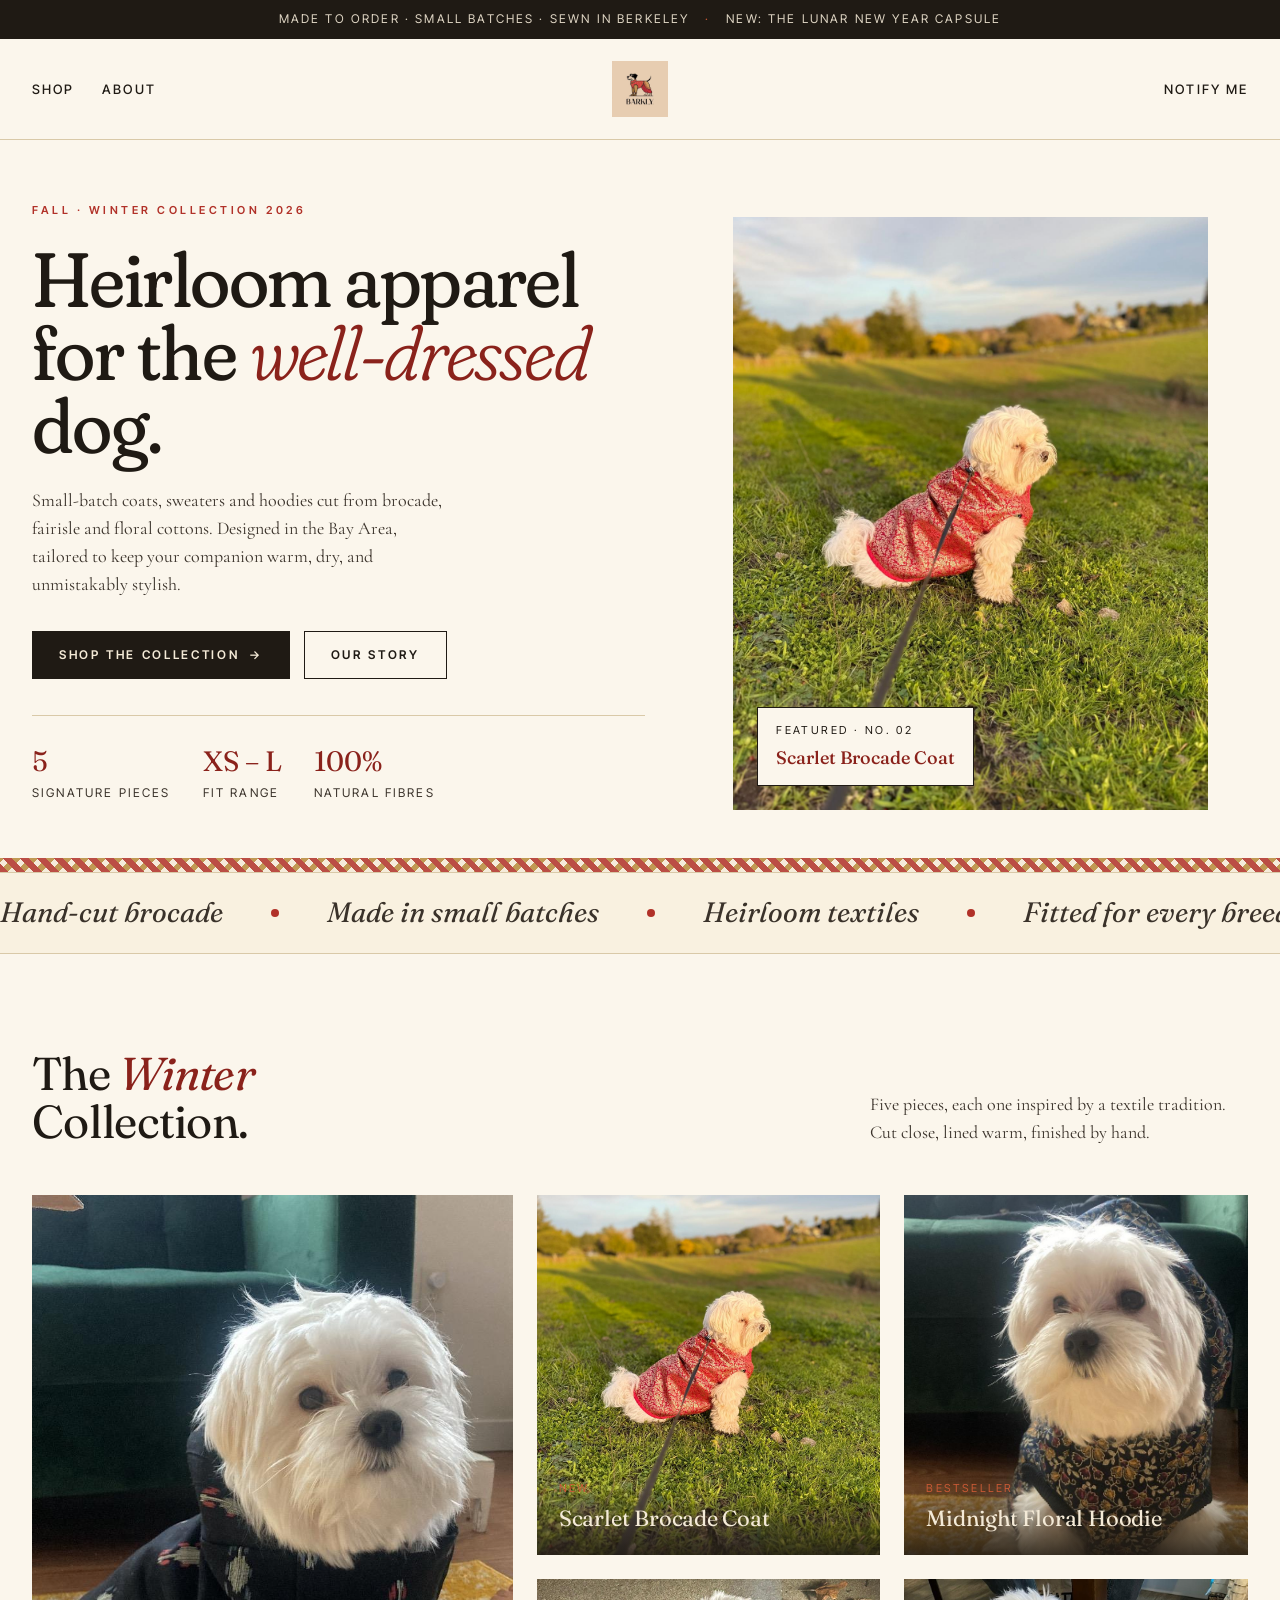
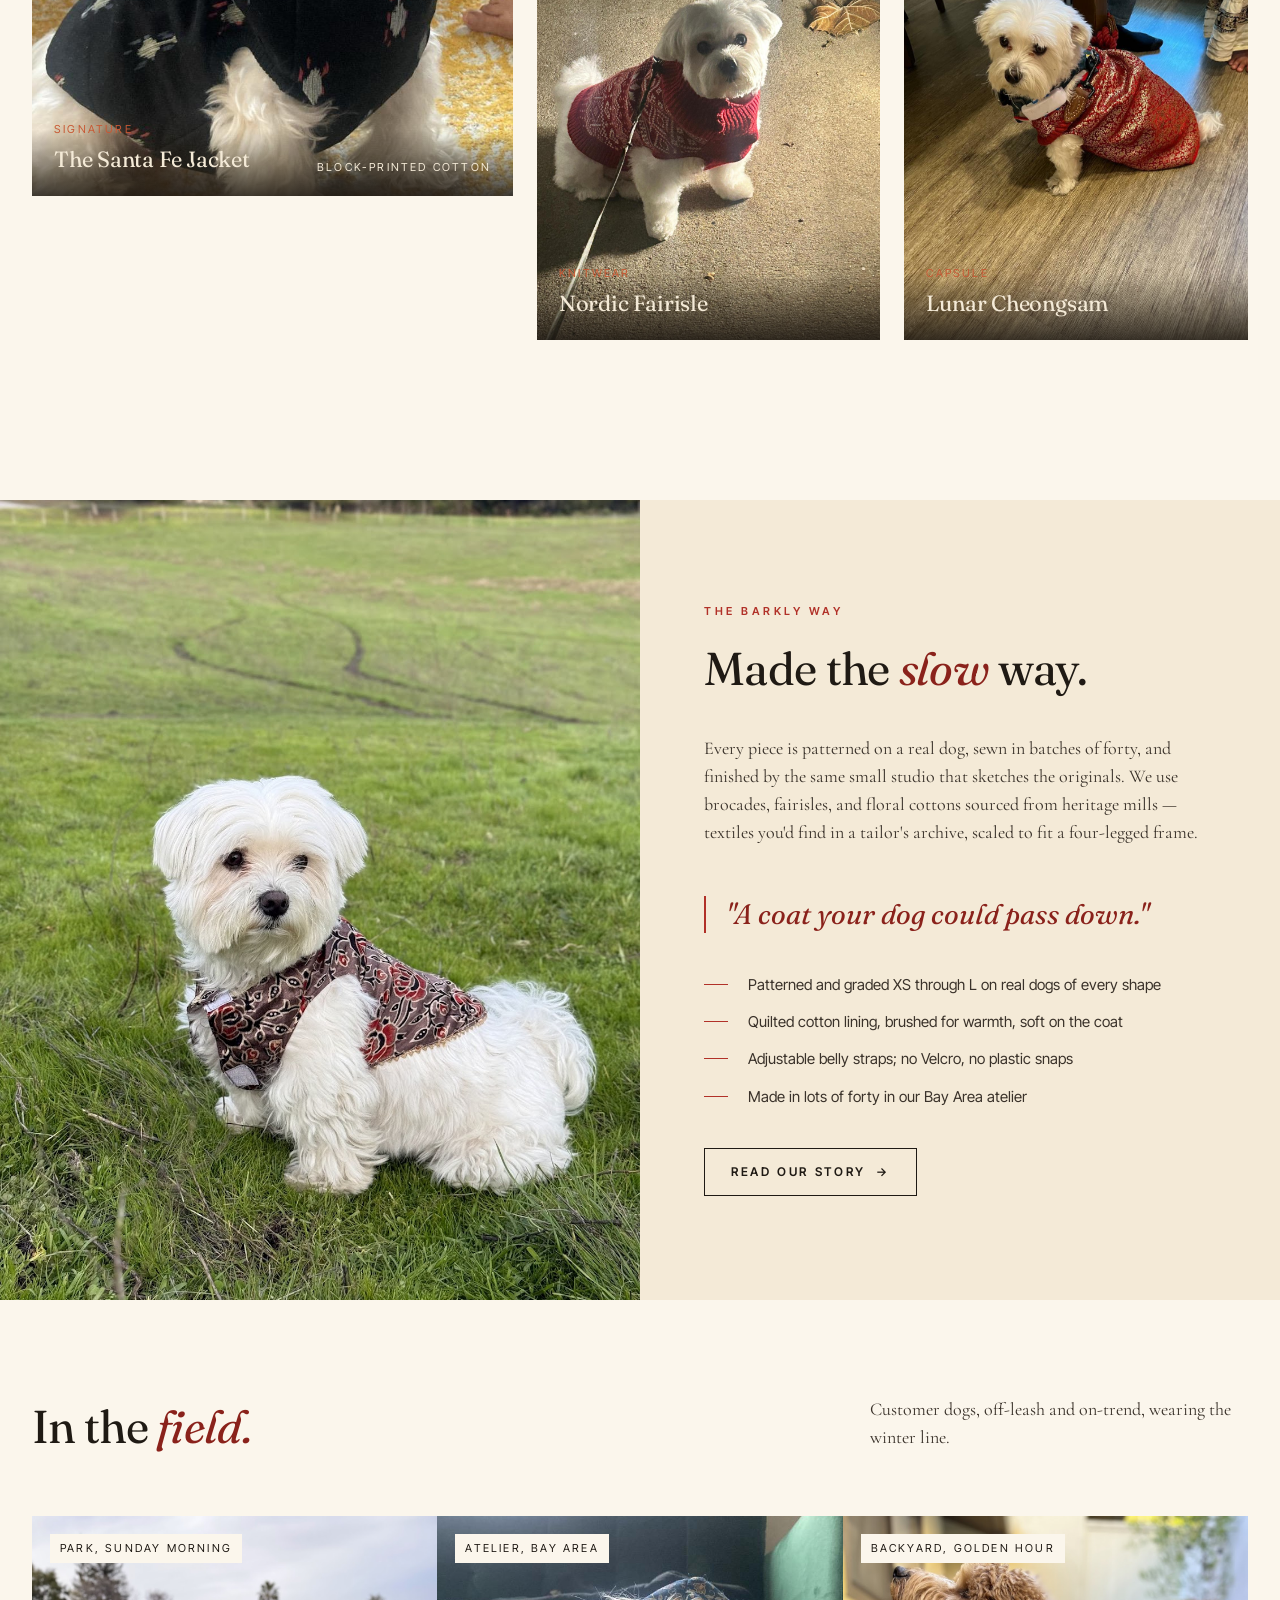
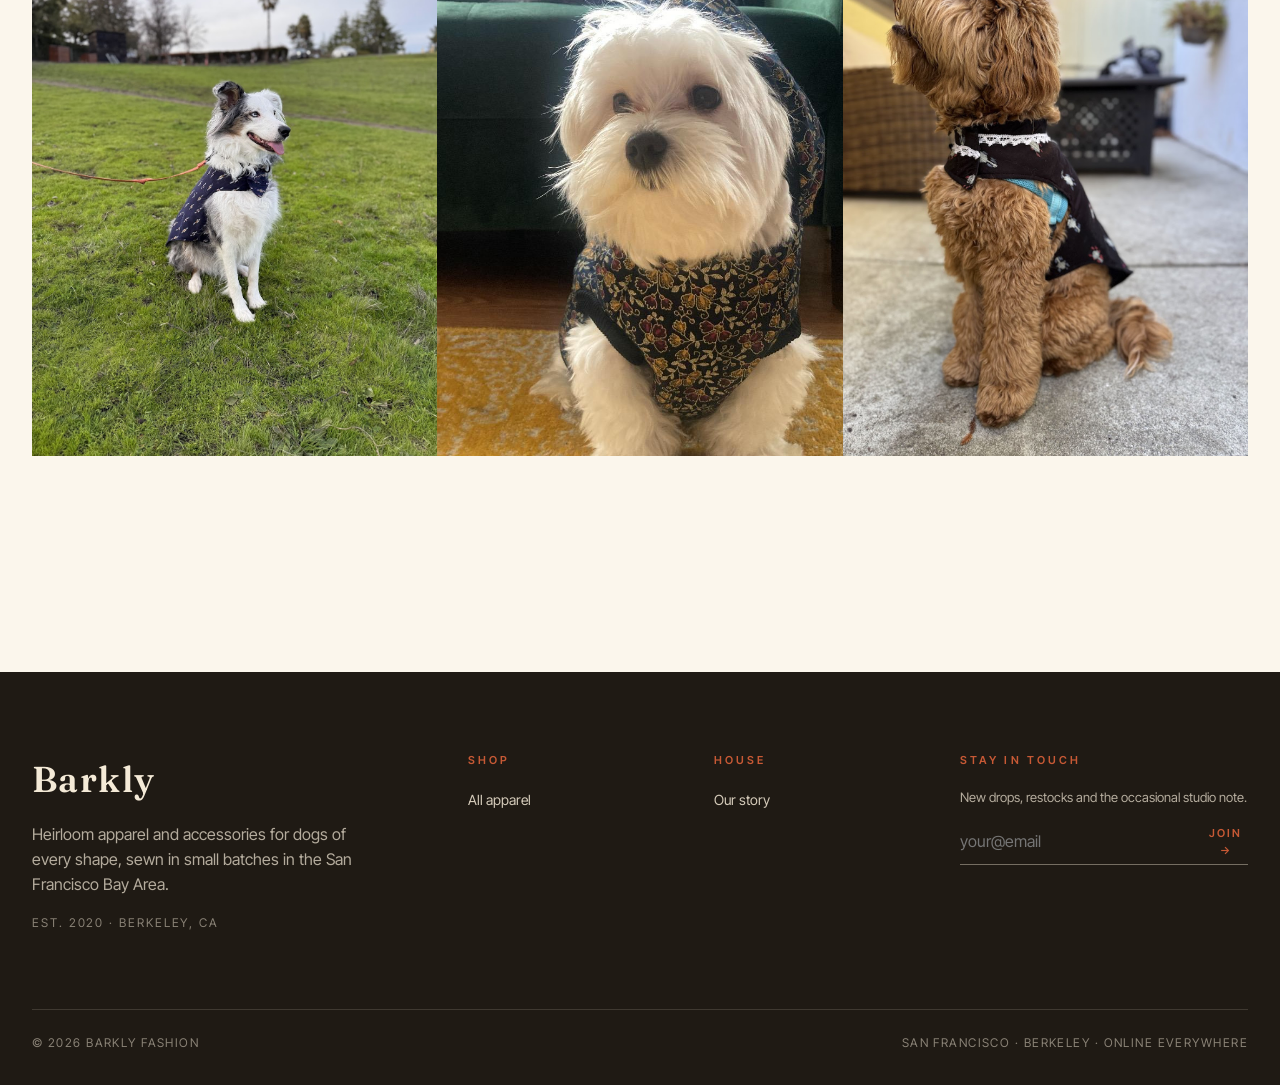
<file: design_handoff_barkly_redesign 2/design/index.html>
<!doctype html>
<html lang="en">
<head>
<meta charset="utf-8" />
<meta name="viewport" content="width=device-width, initial-scale=1" />
<title>Barkly Fashion — Heirloom apparel for the well-dressed dog</title>
<link rel="preconnect" href="https://fonts.googleapis.com">
<link rel="preconnect" href="https://fonts.gstatic.com" crossorigin>
<link href="https://fonts.googleapis.com/css2?family=Fraunces:ital,opsz,wght@0,9..144,300..600;1,9..144,300..600&family=Cormorant+Garamond:ital,wght@0,400;0,500;1,400&family=Inter+Tight:wght@400;500;600&display=swap" rel="stylesheet">
<link rel="stylesheet" href="styles.css" />
</head>
<body data-screen-label="01 Home">

<div class="announce">
  <span>Made to order · small batches · sewn in Berkeley</span>
  <em>·</em>
  <span>New: The Lunar New Year capsule</span>
</div>

<header class="site-header">
  <nav class="nav" aria-label="Primary">
    <div class="nav-left">
      <a href="shop.html">Shop</a>
      <a href="about.html">About</a>
    </div>
    <a class="brand" href="index.html" aria-label="Barkly Fashion home">
      <img class="brand-logo" src="images/barklylogo.jpg" alt="" />
    </a>
    <div class="nav-right">
      <a href="shop.html">Notify me</a>
    </div>
  </nav>
</header>

<section class="hero">
  <div class="hero-copy">
    <span class="eyebrow">Fall · Winter Collection 2026</span>
    <h1 class="h-display">Heirloom apparel<br/>for the <span class="it">well-dressed</span> dog.</h1>
    <p class="lede" style="margin-top:24px; max-width:46ch;">
      Small-batch coats, sweaters and hoodies cut from brocade,
      fairisle and floral cottons. Designed in the Bay Area,
      tailored to keep your companion warm, dry, and unmistakably stylish.
    </p>
    <div class="hero-cta">
      <a class="btn" href="shop.html">Shop the collection <span class="arrow">→</span></a>
      <a class="btn ghost" href="about.html">Our story</a>
    </div>
    <div class="hero-meta">
      <div><span class="num">5</span>signature pieces</div>
      <div><span class="num">XS – L</span>fit range</div>
      <div><span class="num">100%</span>natural fibres</div>
    </div>
  </div>
  <figure class="hero-image">
    <img src="images/scarlet-brocade-coat.jpeg" alt="Maltese in scarlet brocade coat in a meadow" />
    <div class="stamp">
      Featured · No. 02
      <strong>Scarlet Brocade Coat</strong>
    </div>
  </figure>
</section>

<div class="weave" aria-hidden="true"></div>

<div class="marquee" aria-hidden="true">
  <div class="marquee-track">
    <span>Hand-cut brocade <span class="dot"></span></span>
    <span>Made in small batches <span class="dot"></span></span>
    <span>Heirloom textiles <span class="dot"></span></span>
    <span>Fitted for every breed <span class="dot"></span></span>
    <span>Hand-cut brocade <span class="dot"></span></span>
    <span>Made in small batches <span class="dot"></span></span>
    <span>Heirloom textiles <span class="dot"></span></span>
    <span>Fitted for every breed <span class="dot"></span></span>
  </div>
</div>

<section class="section">
  <div class="section-head">
    <h2 class="h-section">The <span class="it">Winter</span><br/>Collection.</h2>
    <p class="lede">Five pieces, each one inspired by a textile tradition.
      Cut close, lined warm, finished by hand.</p>
  </div>

  <div class="collection">
    <a class="collection-card feature" href="shop.html">
      <img src="images/santa-fe-jacket.jpeg" alt="Santa Fe Jacket" />
      <div class="info">
        <div>
          <div class="tag">Signature</div>
          <h3>The Santa Fe Jacket</h3>
        </div>
        <span style="font-size:11px;letter-spacing:.2em;text-transform:uppercase;">Block-printed cotton</span>
      </div>
    </a>
    <a class="collection-card" href="shop.html">
      <img src="images/scarlet-brocade-coat.jpeg" alt="Scarlet Brocade Coat" />
      <div class="info">
        <div>
          <div class="tag">New</div>
          <h3>Scarlet Brocade Coat</h3>
        </div>
      </div>
    </a>
    <a class="collection-card" href="shop.html">
      <img src="images/midnight-floral-hoodie.jpeg" alt="Midnight Floral Hoodie" />
      <div class="info">
        <div>
          <div class="tag">Bestseller</div>
          <h3>Midnight Floral Hoodie</h3>
        </div>
      </div>
    </a>
    <a class="collection-card" href="shop.html">
      <img src="images/nordic-fairisle-sweater.jpeg" alt="Nordic Fairisle Sweater" />
      <div class="info">
        <div>
          <div class="tag">Knitwear</div>
          <h3>Nordic Fairisle</h3>
        </div>
      </div>
    </a>
    <a class="collection-card" href="shop.html">
      <img src="images/lunar-cheongsam.jpeg" alt="Lunar Cheongsam" />
      <div class="info">
        <div>
          <div class="tag">Capsule</div>
          <h3>Lunar Cheongsam</h3>
        </div>
      </div>
    </a>
  </div>
</section>

<section class="story">
  <div class="story-inner">
    <div class="story-img">
      <img src="images/IMG_0314.jpg" alt="Maltese wearing the Santa Fe bandana jacket in a field" />
    </div>
    <div class="story-copy">
      <span class="eyebrow">The Barkly way</span>
      <h2 class="h-section">Made the <span class="it">slow</span> way.</h2>
      <p class="lede">
        Every piece is patterned on a real dog, sewn in batches of forty,
        and finished by the same small studio that sketches the originals.
        We use brocades, fairisles, and floral cottons sourced from heritage mills —
        textiles you'd find in a tailor's archive, scaled to fit a four-legged frame.
      </p>
      <div class="pull">"A coat your dog could pass down."</div>
      <ul>
        <li>Patterned and graded XS through L on real dogs of every shape</li>
        <li>Quilted cotton lining, brushed for warmth, soft on the coat</li>
        <li>Adjustable belly straps; no Velcro, no plastic snaps</li>
        <li>Made in lots of forty in our Bay Area atelier</li>
      </ul>
      <div style="margin-top:16px;">
        <a class="btn ghost" href="about.html">Read our story <span class="arrow">→</span></a>
      </div>
    </div>
  </div>
</section>

<section class="section" style="padding-top:96px;">
  <div class="section-head">
    <h2 class="h-section">In the <span class="it">field.</span></h2>
    <p class="lede">Customer dogs, off-leash and on-trend, wearing the winter line.</p>
  </div>
  <div class="lookbook">
    <div class="lookbook-img">
      <img src="images/IMG_0320.jpg" alt="Australian shepherd in navy print coat" />
      <div class="label">Park, Sunday morning</div>
    </div>
    <div class="lookbook-img">
      <img src="images/midnight-floral-hoodie.jpeg" alt="Maltese in floral hoodie indoors" />
      <div class="label">Atelier, Bay Area</div>
    </div>
    <div class="lookbook-img">
      <img src="images/IMG_9072.jpg" alt="Goldendoodle in lace-trimmed coat" />
      <div class="label">Backyard, golden hour</div>
    </div>
  </div>
</section>

<footer class="site-footer">
  <div class="footer-inner">
    <div>
      <div class="brand-name">Barkly</div>
      <p style="margin-top:14px;">Heirloom apparel and accessories for dogs of every shape, sewn in small batches in the San Francisco Bay Area.</p>
      <p style="margin-top:18px; font-size:12px; letter-spacing:.16em; text-transform:uppercase; color:rgba(244,234,215,0.5);">Est. 2020 · Berkeley, CA</p>
    </div>
    <div>
      <h4>Shop</h4>
      <ul>
        <li><a href="shop.html">All apparel</a></li>
      </ul>
    </div>
    <div>
      <h4>House</h4>
      <ul>
        <li><a href="about.html">Our story</a></li>
      </ul>
    </div>
    <div>
      <h4>Stay in touch</h4>
      <p style="font-size:13px;">New drops, restocks and the occasional studio note.</p>
      <form style="display:flex; margin-top:12px; border-bottom:1px solid rgba(244,234,215,0.4);" onsubmit="event.preventDefault(); this.querySelector('input').value=''; this.querySelector('span').textContent='Thanks ✓';">
        <input type="email" placeholder="your@email" style="flex:1; background:transparent; border:none; color:var(--cream); padding:10px 0; font:inherit; outline:none;" />
        <button type="submit" style="background:transparent; border:none; color:var(--terracotta); font:inherit; letter-spacing:.18em; text-transform:uppercase; font-size:11px; font-weight:600;"><span>Join →</span></button>
      </form>
    </div>
  </div>
  <div class="footer-bottom">
    <span>© 2026 Barkly Fashion</span>
    <span>San Francisco · Berkeley · Online everywhere</span>
  </div>
</footer>

</body>
</html>
</file>
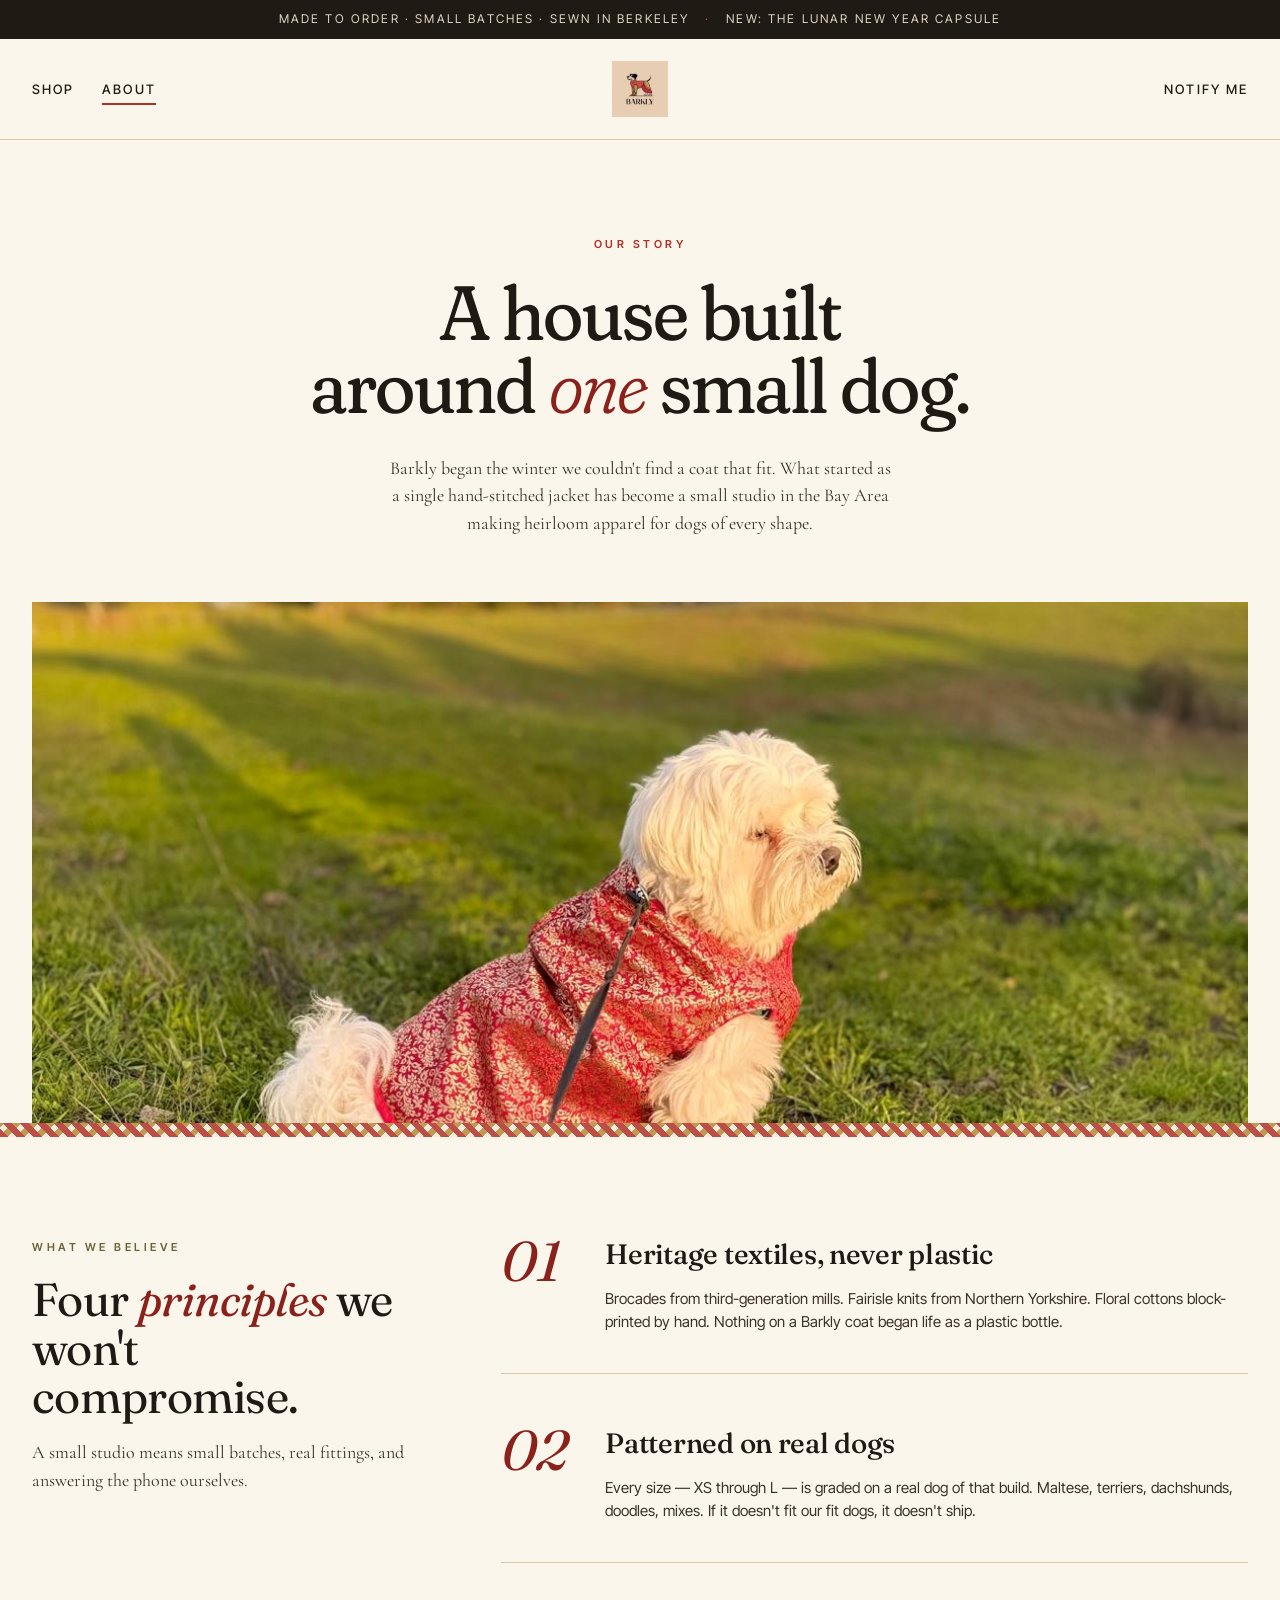
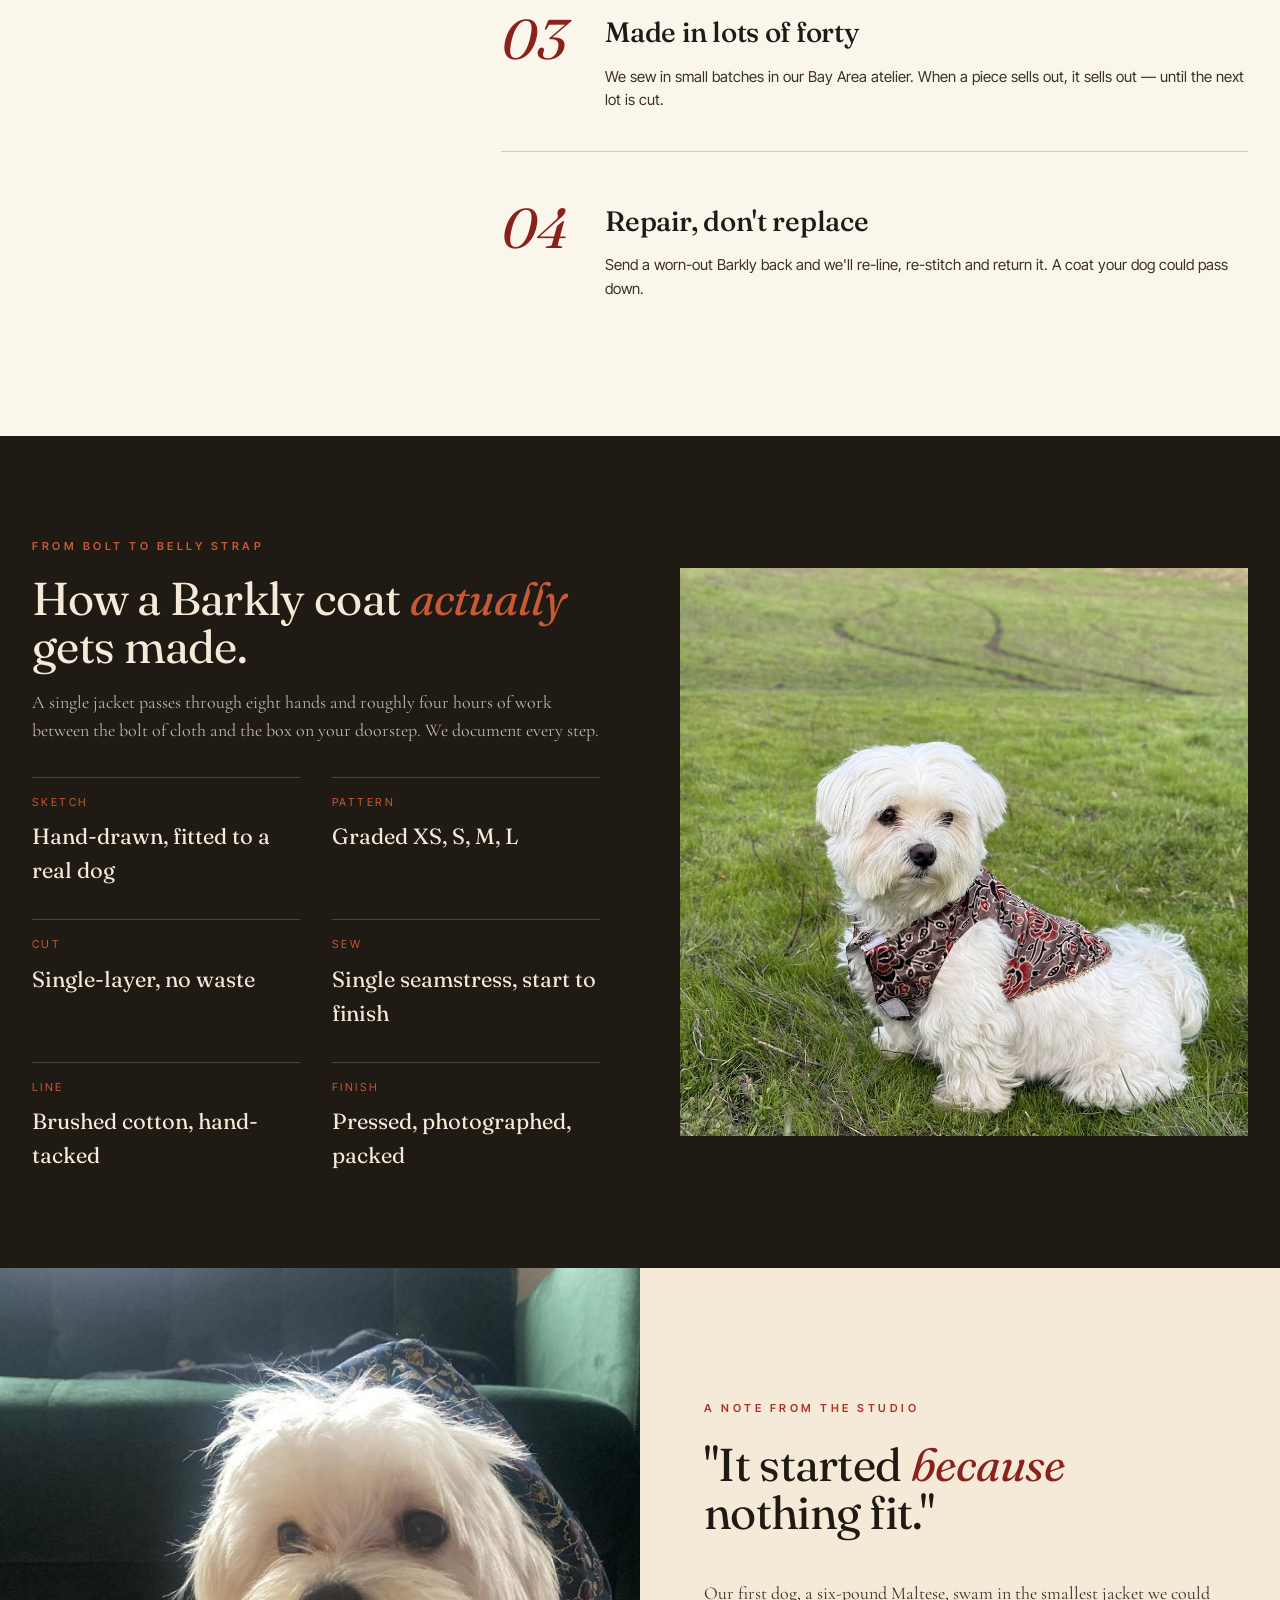
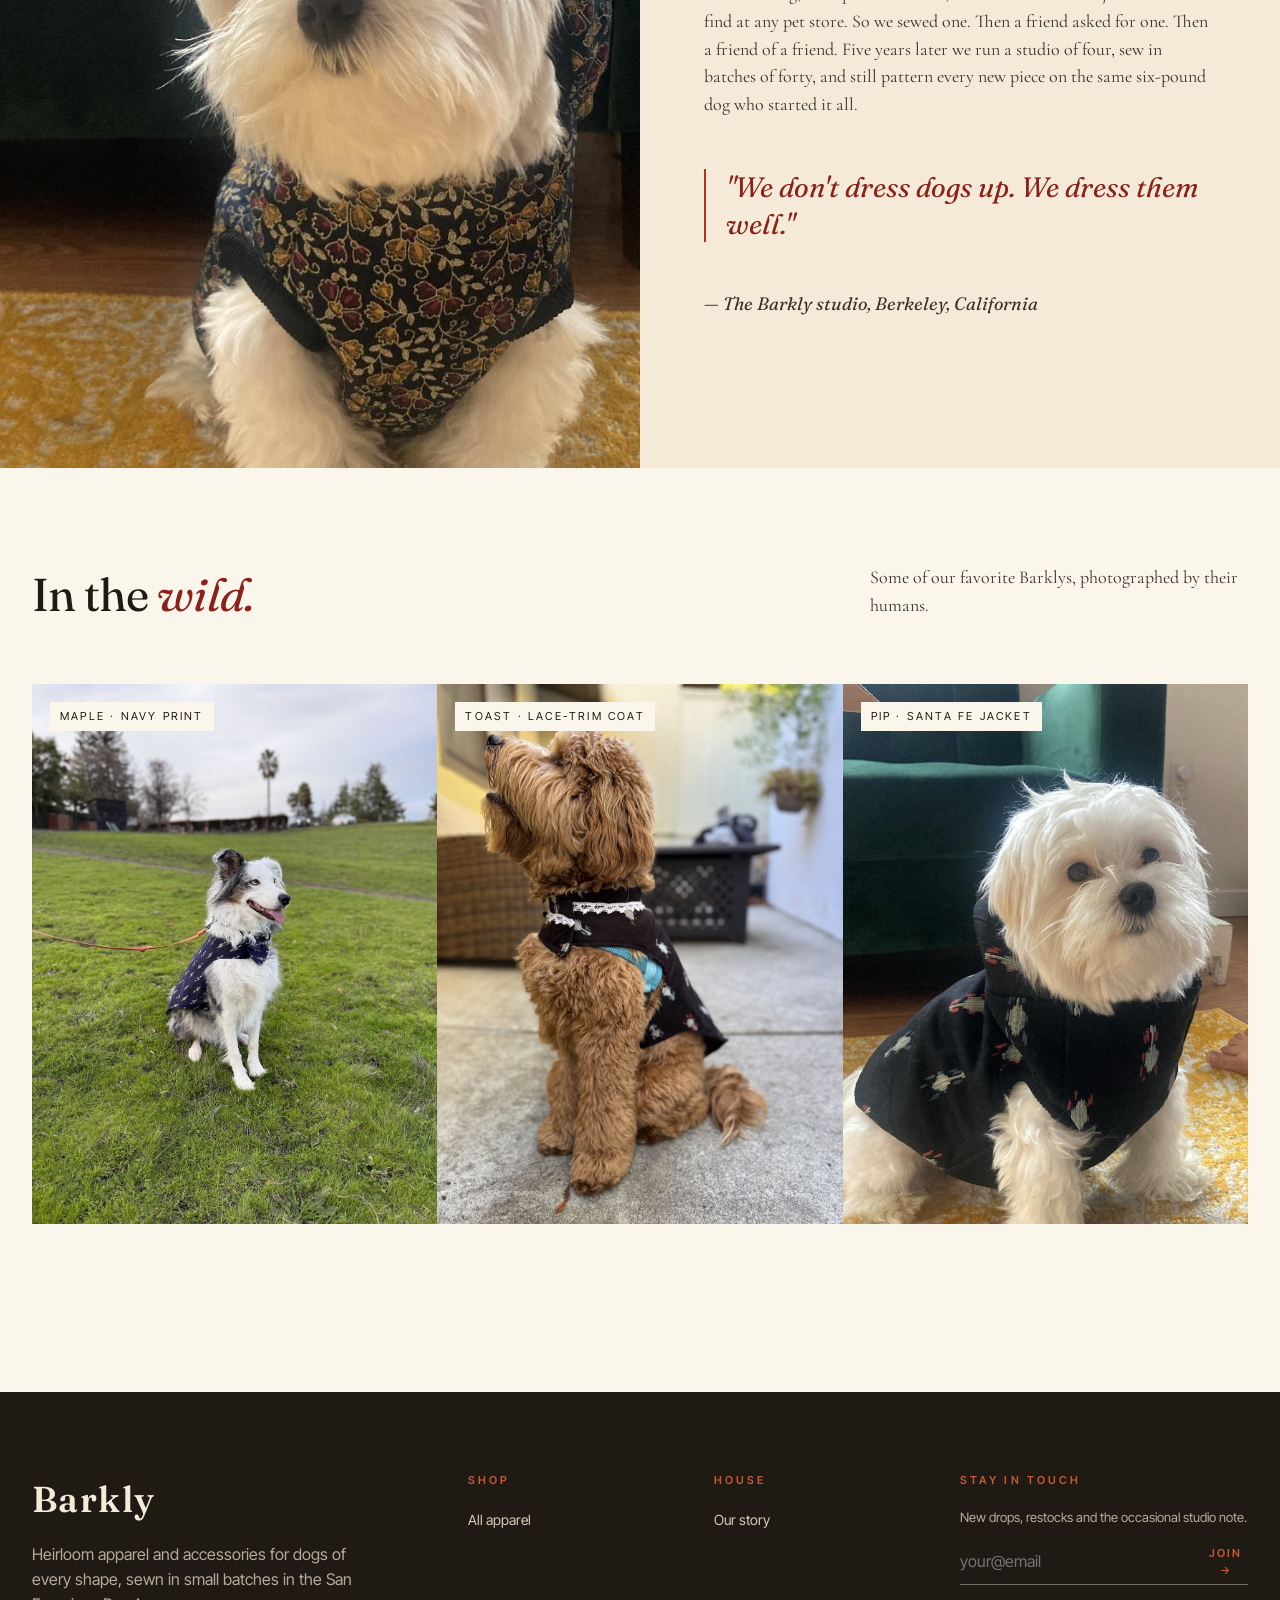
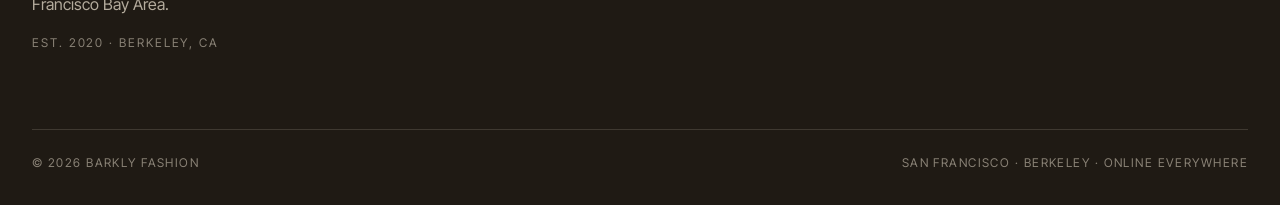
<file: design_handoff_barkly_redesign 2/design/about.html>
<!doctype html>
<html lang="en">
<head>
<meta charset="utf-8" />
<meta name="viewport" content="width=device-width, initial-scale=1" />
<title>About — Barkly Fashion</title>
<link rel="preconnect" href="https://fonts.googleapis.com">
<link rel="preconnect" href="https://fonts.gstatic.com" crossorigin>
<link href="https://fonts.googleapis.com/css2?family=Fraunces:ital,opsz,wght@0,9..144,300..600;1,9..144,300..600&family=Cormorant+Garamond:ital,wght@0,400;0,500;1,400&family=Inter+Tight:wght@400;500;600&display=swap" rel="stylesheet">
<link rel="stylesheet" href="styles.css" />
</head>
<body data-screen-label="02 About">

<div class="announce">
  <span>Made to order · small batches · sewn in Berkeley</span>
  <em>·</em>
  <span>New: The Lunar New Year capsule</span>
</div>

<header class="site-header">
  <nav class="nav" aria-label="Primary">
    <div class="nav-left">
      <a href="shop.html">Shop</a>
      <a href="about.html" class="is-active">About</a>
    </div>
    <a class="brand" href="index.html" aria-label="Barkly Fashion home">
      <img class="brand-logo" src="images/barklylogo.jpg" alt="" />
    </a>
    <div class="nav-right">
      <a href="shop.html">Notify me</a>
    </div>
  </nav>
</header>

<section class="about-hero">
  <span class="eyebrow">Our story</span>
  <h1 class="h-display">A house built<br/>around <span class="it">one</span> small dog.</h1>
  <p class="lede">Barkly began the winter we couldn't find a coat that fit.
    What started as a single hand-stitched jacket has become a small
    studio in the Bay Area making heirloom apparel for dogs of every shape.</p>
</section>

<div class="about-banner">
  <div class="about-banner-img">
    <img src="images/scarlet-brocade-coat.jpeg" alt="A Maltese in scarlet brocade coat in a meadow at golden hour" />
  </div>
</div>

<div class="weave" aria-hidden="true" style="margin-top:0;"></div>

<section class="values">
  <div>
    <span class="eyebrow muted">What we believe</span>
    <h2 class="h-section" style="margin-top:18px;">Four <span class="it">principles</span> we won't compromise.</h2>
    <p class="lede" style="margin-top:18px;">A small studio means small batches, real fittings, and answering the phone ourselves.</p>
  </div>
  <div class="values-list">
    <div class="value">
      <span class="num">01</span>
      <div>
        <h3>Heritage textiles, never plastic</h3>
        <p>Brocades from third-generation mills. Fairisle knits from Northern Yorkshire. Floral cottons block-printed by hand. Nothing on a Barkly coat began life as a plastic bottle.</p>
      </div>
    </div>
    <div class="value">
      <span class="num">02</span>
      <div>
        <h3>Patterned on real dogs</h3>
        <p>Every size — XS through L — is graded on a real dog of that build. Maltese, terriers, dachshunds, doodles, mixes. If it doesn't fit our fit dogs, it doesn't ship.</p>
      </div>
    </div>
    <div class="value">
      <span class="num">03</span>
      <div>
        <h3>Made in lots of forty</h3>
        <p>We sew in small batches in our Bay Area atelier. When a piece sells out, it sells out — until the next lot is cut.</p>
      </div>
    </div>
    <div class="value">
      <span class="num">04</span>
      <div>
        <h3>Repair, don't replace</h3>
        <p>Send a worn-out Barkly back and we'll re-line, re-stitch and return it. A coat your dog could pass down.</p>
      </div>
    </div>
  </div>
</section>

<section class="craft">
  <div class="craft-inner">
    <div>
      <span class="eyebrow" style="color:var(--terracotta);">From bolt to belly strap</span>
      <h2 class="h-section" style="margin-top:18px;">How a Barkly coat <span class="it">actually</span> gets made.</h2>
      <p class="lede" style="margin-top:18px;">A single jacket passes through eight hands and roughly four hours of work between the bolt of cloth and the box on your doorstep. We document every step.</p>
      <div class="specs">
        <div class="spec">
          <div class="k">Sketch</div>
          <div class="v">Hand-drawn, fitted to a real dog</div>
        </div>
        <div class="spec">
          <div class="k">Pattern</div>
          <div class="v">Graded XS, S, M, L</div>
        </div>
        <div class="spec">
          <div class="k">Cut</div>
          <div class="v">Single-layer, no waste</div>
        </div>
        <div class="spec">
          <div class="k">Sew</div>
          <div class="v">Single seamstress, start to finish</div>
        </div>
        <div class="spec">
          <div class="k">Line</div>
          <div class="v">Brushed cotton, hand-tacked</div>
        </div>
        <div class="spec">
          <div class="k">Finish</div>
          <div class="v">Pressed, photographed, packed</div>
        </div>
      </div>
    </div>
    <div class="craft-img">
      <img src="images/IMG_0314.jpg" alt="Dog wearing a Barkly bandana coat in a field" />
    </div>
  </div>
</section>

<section class="story" style="margin-top:0;">
  <div class="story-inner">
    <div class="story-img">
      <img src="images/midnight-floral-hoodie.jpeg" alt="Maltese in floral hoodie at the studio" />
    </div>
    <div class="story-copy">
      <span class="eyebrow">A note from the studio</span>
      <h2 class="h-section">"It started <span class="it">because</span> nothing fit."</h2>
      <p class="lede">
        Our first dog, a six-pound Maltese, swam in the smallest jacket
        we could find at any pet store. So we sewed one. Then a friend asked
        for one. Then a friend of a friend. Five years later we run a studio
        of four, sew in batches of forty, and still pattern every new piece
        on the same six-pound dog who started it all.
      </p>
      <div class="pull">"We don't dress dogs up. We dress them well."</div>
      <p style="font-family:var(--display); font-style:italic; font-size:18px; color:var(--ink-soft); margin-top:16px;">
        — The Barkly studio, Berkeley, California
      </p>
    </div>
  </div>
</section>

<section class="section" style="padding-bottom:48px;">
  <div class="section-head">
    <h2 class="h-section">In the <span class="it">wild.</span></h2>
    <p class="lede">Some of our favorite Barklys, photographed by their humans.</p>
  </div>
  <div class="lookbook">
    <div class="lookbook-img">
      <img src="images/IMG_0320.jpg" alt="Australian shepherd in navy print coat" />
      <div class="label">Maple · Navy print</div>
    </div>
    <div class="lookbook-img">
      <img src="images/IMG_9072.jpg" alt="Goldendoodle in lace-trimmed coat" />
      <div class="label">Toast · Lace-trim coat</div>
    </div>
    <div class="lookbook-img">
      <img src="images/santa-fe-jacket.jpeg" alt="Maltese in scarlet jacket in field" />
      <div class="label">Pip · Santa Fe jacket</div>
    </div>
  </div>
</section>

<footer class="site-footer">
  <div class="footer-inner">
    <div>
      <div class="brand-name">Barkly</div>
      <p style="margin-top:14px;">Heirloom apparel and accessories for dogs of every shape, sewn in small batches in the San Francisco Bay Area.</p>
      <p style="margin-top:18px; font-size:12px; letter-spacing:.16em; text-transform:uppercase; color:rgba(244,234,215,0.5);">Est. 2020 · Berkeley, CA</p>
    </div>
    <div>
      <h4>Shop</h4>
      <ul>
        <li><a href="shop.html">All apparel</a></li>
      </ul>
    </div>
    <div>
      <h4>House</h4>
      <ul>
        <li><a href="about.html">Our story</a></li>
      </ul>
    </div>
    <div>
      <h4>Stay in touch</h4>
      <p style="font-size:13px;">New drops, restocks and the occasional studio note.</p>
      <form style="display:flex; margin-top:12px; border-bottom:1px solid rgba(244,234,215,0.4);" onsubmit="event.preventDefault(); this.querySelector('input').value=''; this.querySelector('span').textContent='Thanks ✓';">
        <input type="email" placeholder="your@email" style="flex:1; background:transparent; border:none; color:var(--cream); padding:10px 0; font:inherit; outline:none;" />
        <button type="submit" style="background:transparent; border:none; color:var(--terracotta); font:inherit; letter-spacing:.18em; text-transform:uppercase; font-size:11px; font-weight:600;"><span>Join →</span></button>
      </form>
    </div>
  </div>
  <div class="footer-bottom">
    <span>© 2026 Barkly Fashion</span>
    <span>San Francisco · Berkeley · Online everywhere</span>
  </div>
</footer>

</body>
</html>
</file>
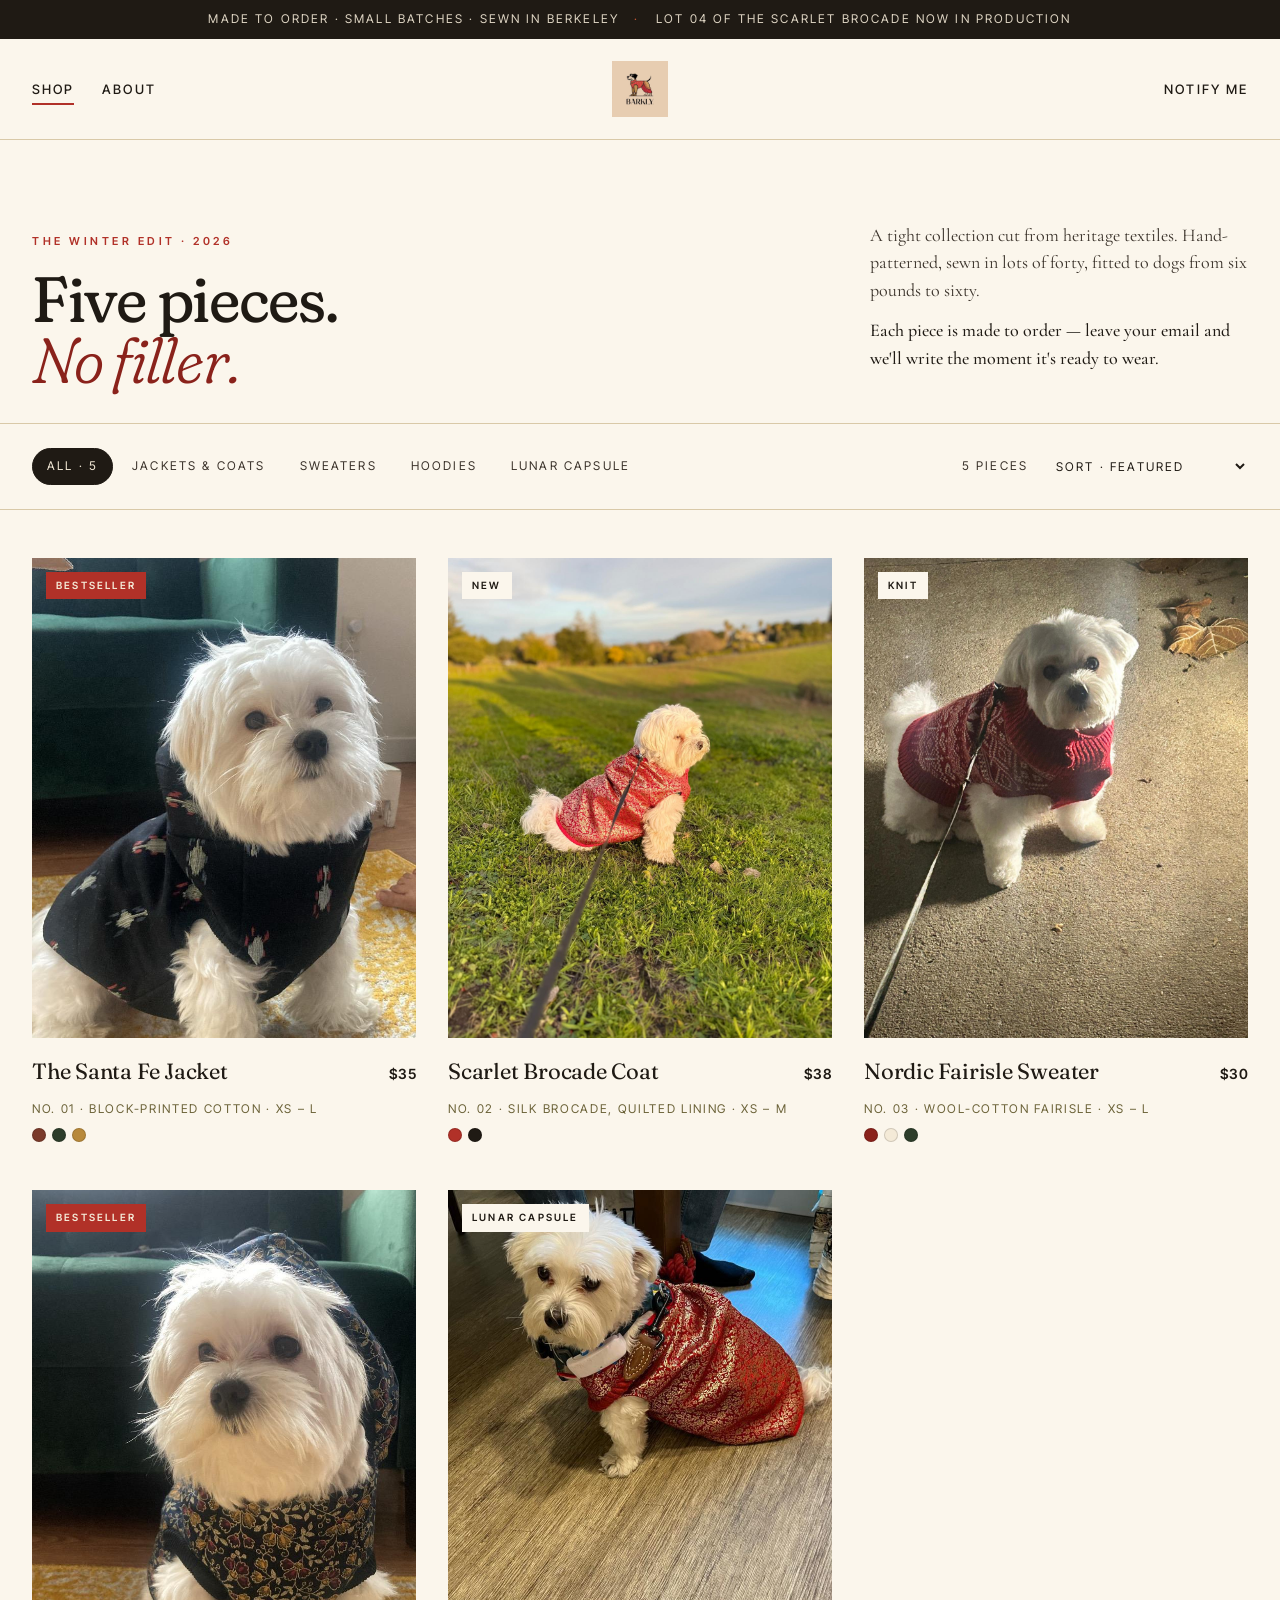
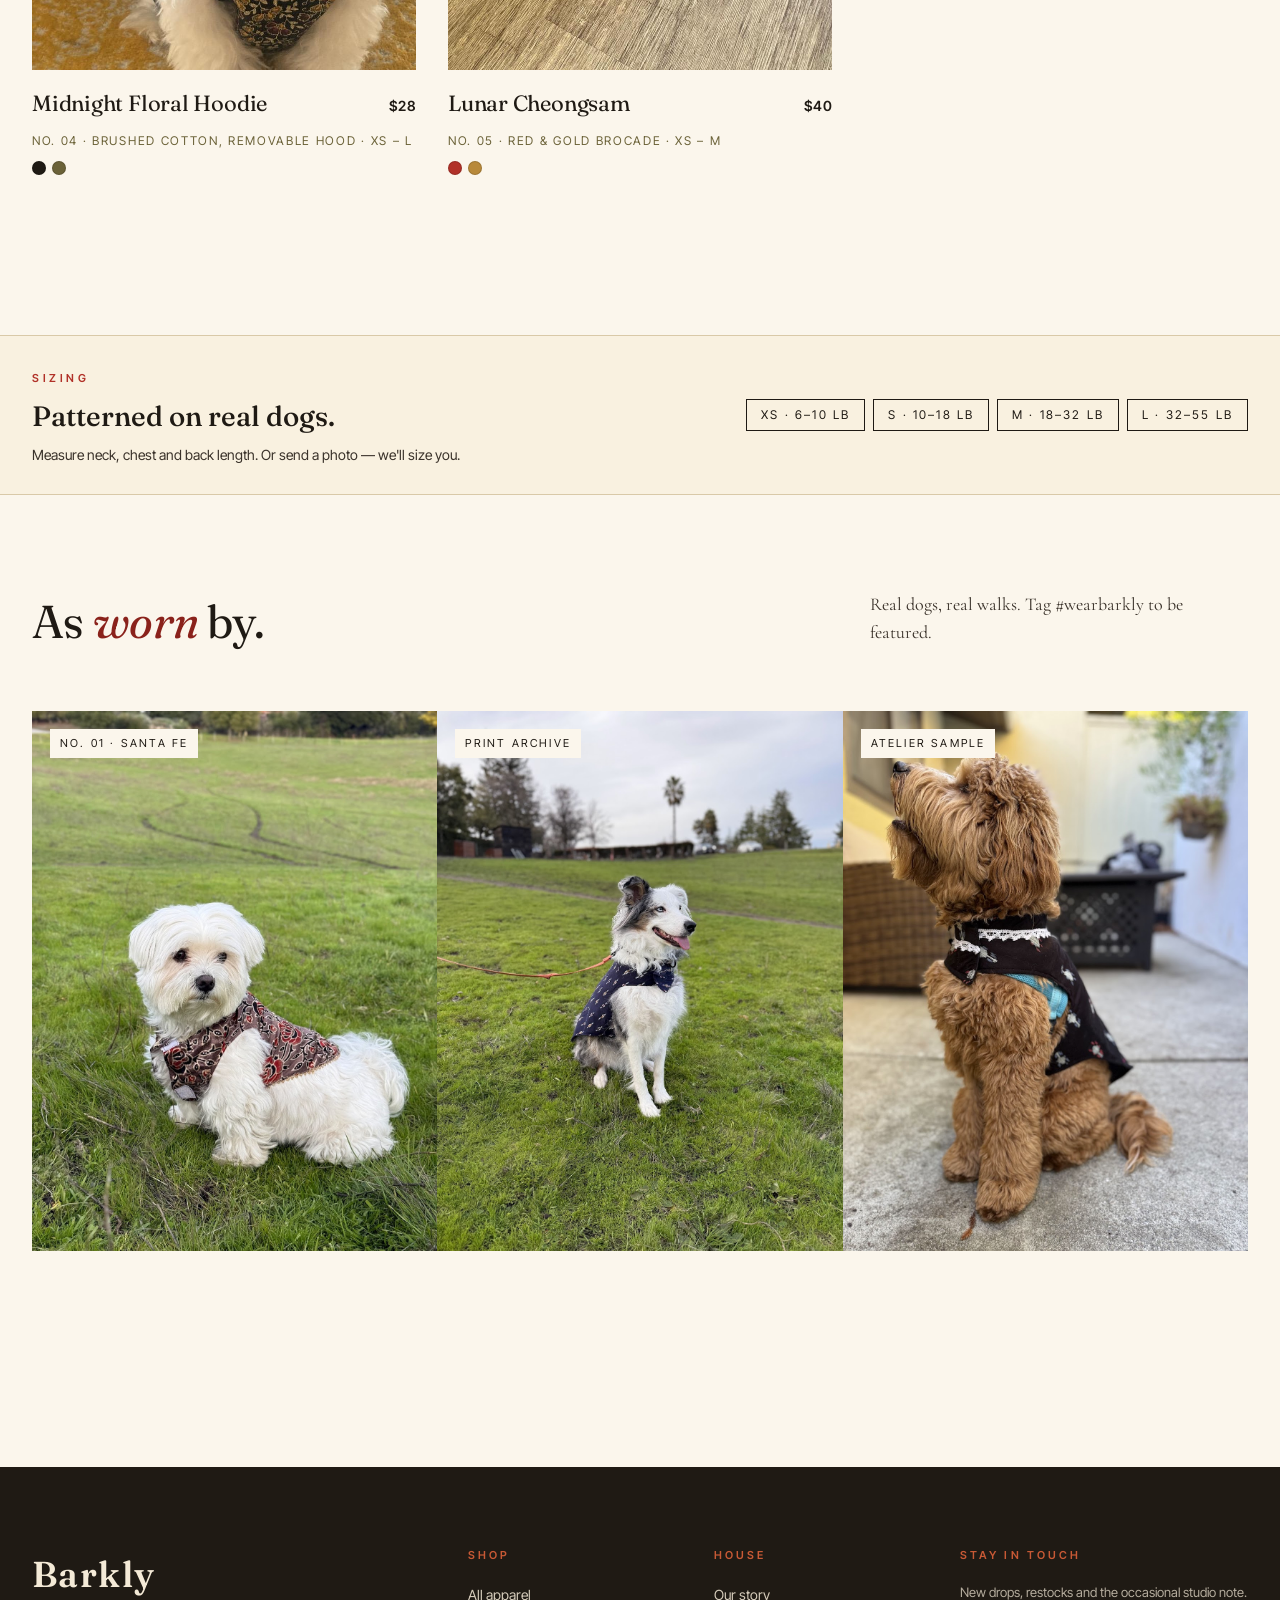
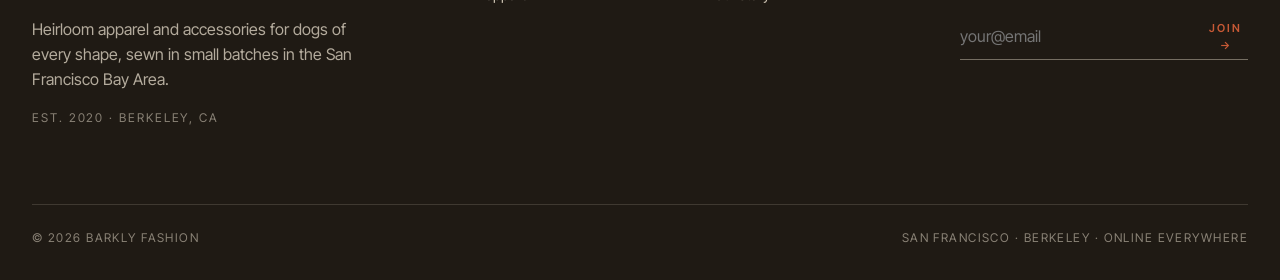
<file: design_handoff_barkly_redesign 2/design/shop.html>
<!doctype html>
<html lang="en">
<head>
<meta charset="utf-8" />
<meta name="viewport" content="width=device-width, initial-scale=1" />
<title>Shop — Barkly Fashion</title>
<link rel="preconnect" href="https://fonts.googleapis.com">
<link rel="preconnect" href="https://fonts.gstatic.com" crossorigin>
<link href="https://fonts.googleapis.com/css2?family=Fraunces:ital,opsz,wght@0,9..144,300..600;1,9..144,300..600&family=Cormorant+Garamond:ital,wght@0,400;0,500;1,400&family=Inter+Tight:wght@400;500;600&display=swap" rel="stylesheet">
<link rel="stylesheet" href="styles.css" />
</head>
<body data-screen-label="03 Shop">

<div class="announce">
  <span>Made to order · small batches · sewn in Berkeley</span>
  <em>·</em>
  <span>Lot 04 of the Scarlet Brocade now in production</span>
</div>

<header class="site-header">
  <nav class="nav" aria-label="Primary">
    <div class="nav-left">
      <a href="shop.html" class="is-active">Shop</a>
      <a href="about.html">About</a>
    </div>
    <a class="brand" href="index.html" aria-label="Barkly Fashion home">
      <img class="brand-logo" src="images/barklylogo.jpg" alt="" />
    </a>
    <div class="nav-right">
      <a href="#products">Notify me</a>
    </div>
  </nav>
</header>

<section class="shop-head">
  <div>
    <span class="eyebrow">The Winter Edit · 2026</span>
    <h1 class="h-display" style="margin-top:18px;">Five pieces.<br/><span class="it">No filler.</span></h1>
  </div>
  <p class="lede">A tight collection cut from heritage textiles.
    Hand-patterned, sewn in lots of forty, fitted to dogs from six pounds to sixty.
    <strong style="display:block; margin-top:12px; font-weight:500; color:var(--ink);">Each piece is made to order — leave your email and we'll write the moment it's ready to wear.</strong></p>
</section>

<div class="shop-toolbar">
  <div class="filters" id="filters">
    <button class="filter is-active" data-f="all">All · 5</button>
    <button class="filter" data-f="jackets">Jackets &amp; coats</button>
    <button class="filter" data-f="sweaters">Sweaters</button>
    <button class="filter" data-f="hoodies">Hoodies</button>
    <button class="filter" data-f="capsule">Lunar capsule</button>
  </div>
  <div class="right">
    <span>5 pieces</span>
    <select aria-label="Sort">
      <option>Sort · Featured</option>
      <option>Newest first</option>
      <option>Price · low to high</option>
      <option>Price · high to low</option>
    </select>
  </div>
</div>

<section class="products" id="products">
  <article class="product" data-cat="jackets">
    <div class="product-media">
      <span class="badge hot">Bestseller</span>
      <img src="images/santa-fe-jacket.jpeg" alt="Santa Fe Jacket" />
      <button class="quick" onclick="openNotify(this)">Notify me when ready →</button>
    </div>
    <div class="product-info">
      <h3>The Santa Fe Jacket</h3>
      <span class="price">$35</span>
      <div class="meta">No. 01 · Block-printed cotton · XS – L</div>
    </div>
    <div class="swatches" aria-label="Available colors">
      <span class="sw" style="background:#7a3a2a;"></span>
      <span class="sw" style="background:#2d3d2a;"></span>
      <span class="sw" style="background:#b8893a;"></span>
    </div>
  </article>

  <article class="product" data-cat="jackets capsule">
    <div class="product-media">
      <span class="badge">New</span>
      <img src="images/scarlet-brocade-coat.jpeg" alt="Scarlet Brocade Coat" />
      <button class="quick" onclick="openNotify(this)">Notify me when ready →</button>
    </div>
    <div class="product-info">
      <h3>Scarlet Brocade Coat</h3>
      <span class="price">$38</span>
      <div class="meta">No. 02 · Silk brocade, quilted lining · XS – M</div>
    </div>
    <div class="swatches" aria-label="Available colors">
      <span class="sw" style="background:#b13128;"></span>
      <span class="sw" style="background:#1f1a14;"></span>
    </div>
  </article>

  <article class="product" data-cat="sweaters">
    <div class="product-media">
      <span class="badge">Knit</span>
      <img src="images/nordic-fairisle-sweater.jpeg" alt="Nordic Fairisle Sweater" />
      <button class="quick" onclick="openNotify(this)">Notify me when ready →</button>
    </div>
    <div class="product-info">
      <h3>Nordic Fairisle Sweater</h3>
      <span class="price">$30</span>
      <div class="meta">No. 03 · Wool-cotton fairisle · XS – L</div>
    </div>
    <div class="swatches" aria-label="Available colors">
      <span class="sw" style="background:#8a221b;"></span>
      <span class="sw" style="background:#f4ead7;"></span>
      <span class="sw" style="background:#2d3d2a;"></span>
    </div>
  </article>

  <article class="product" data-cat="hoodies">
    <div class="product-media">
      <span class="badge hot">Bestseller</span>
      <img src="images/midnight-floral-hoodie.jpeg" alt="Midnight Floral Hoodie" />
      <button class="quick" onclick="openNotify(this)">Notify me when ready →</button>
    </div>
    <div class="product-info">
      <h3>Midnight Floral Hoodie</h3>
      <span class="price">$28</span>
      <div class="meta">No. 04 · Brushed cotton, removable hood · XS – L</div>
    </div>
    <div class="swatches" aria-label="Available colors">
      <span class="sw" style="background:#1f1a14;"></span>
      <span class="sw" style="background:#6b6238;"></span>
    </div>
  </article>

  <article class="product" data-cat="jackets capsule">
    <div class="product-media">
      <span class="badge">Lunar capsule</span>
      <img src="images/lunar-cheongsam.jpeg" alt="Lunar Cheongsam" />
      <button class="quick" onclick="openNotify(this)">Notify me when ready →</button>
    </div>
    <div class="product-info">
      <h3>Lunar Cheongsam</h3>
      <span class="price">$40</span>
      <div class="meta">No. 05 · Red &amp; gold brocade · XS – M</div>
    </div>
    <div class="swatches" aria-label="Available colors">
      <span class="sw" style="background:#b13128;"></span>
      <span class="sw" style="background:#b8893a;"></span>
    </div>
  </article>
</section>

<section class="sizes-strip">
  <div class="sizes-strip-inner">
    <div>
      <span class="eyebrow">Sizing</span>
      <h3 style="font-family:var(--display); font-size:28px; margin:6px 0 0; font-weight:500;">Patterned on real dogs.</h3>
      <p style="margin:6px 0 0; color:var(--ink-soft); font-size:14px;">Measure neck, chest and back length. Or send a photo — we'll size you.</p>
    </div>
    <div class="size-grid">
      <span class="s">XS · 6–10 lb</span>
      <span class="s">S · 10–18 lb</span>
      <span class="s">M · 18–32 lb</span>
      <span class="s">L · 32–55 lb</span>
    </div>
  </div>
</section>

<section class="section" style="padding-top:96px;">
  <div class="section-head">
    <h2 class="h-section">As <span class="it">worn</span> by.</h2>
    <p class="lede">Real dogs, real walks. Tag #wearbarkly to be featured.</p>
  </div>
  <div class="lookbook">
    <div class="lookbook-img">
      <img src="images/IMG_0314.jpg" alt="Maltese in bandana coat in a field" />
      <div class="label">No. 01 · Santa Fe</div>
    </div>
    <div class="lookbook-img">
      <img src="images/IMG_0320.jpg" alt="Australian shepherd in navy print coat" />
      <div class="label">Print archive</div>
    </div>
    <div class="lookbook-img">
      <img src="images/IMG_9072.jpg" alt="Goldendoodle in lace-trimmed coat" />
      <div class="label">Atelier sample</div>
    </div>
  </div>
</section>

<footer class="site-footer">
  <div class="footer-inner">
    <div>
      <div class="brand-name">Barkly</div>
      <p style="margin-top:14px;">Heirloom apparel and accessories for dogs of every shape, sewn in small batches in the San Francisco Bay Area.</p>
      <p style="margin-top:18px; font-size:12px; letter-spacing:.16em; text-transform:uppercase; color:rgba(244,234,215,0.5);">Est. 2020 · Berkeley, CA</p>
    </div>
    <div>
      <h4>Shop</h4>
      <ul>
        <li><a href="shop.html">All apparel</a></li>
      </ul>
    </div>
    <div>
      <h4>House</h4>
      <ul>
        <li><a href="about.html">Our story</a></li>
      </ul>
    </div>
    <div>
      <h4>Stay in touch</h4>
      <p style="font-size:13px;">New drops, restocks and the occasional studio note.</p>
      <form style="display:flex; margin-top:12px; border-bottom:1px solid rgba(244,234,215,0.4);" onsubmit="event.preventDefault(); this.querySelector('input').value=''; this.querySelector('span').textContent='Thanks ✓';">
        <input type="email" placeholder="your@email" style="flex:1; background:transparent; border:none; color:var(--cream); padding:10px 0; font:inherit; outline:none;" />
        <button type="submit" style="background:transparent; border:none; color:var(--terracotta); font:inherit; letter-spacing:.18em; text-transform:uppercase; font-size:11px; font-weight:600;"><span>Join →</span></button>
      </form>
    </div>
  </div>
  <div class="footer-bottom">
    <span>© 2026 Barkly Fashion</span>
    <span>San Francisco · Berkeley · Online everywhere</span>
  </div>
</footer>

<script>
  // simple filter
  const filters = document.querySelectorAll('#filters .filter');
  const products = document.querySelectorAll('#products .product');
  filters.forEach(btn => btn.addEventListener('click', () => {
    filters.forEach(b => b.classList.remove('is-active'));
    btn.classList.add('is-active');
    const f = btn.dataset.f;
    products.forEach(p => {
      const cats = (p.dataset.cat || '').split(/\s+/);
      const show = f === 'all' || cats.includes(f);
      p.style.display = show ? '' : 'none';
    });
  }));

  // notify-me: open inline email field beneath product info
  function openNotify(btn) {
    const product = btn.closest('.product');
    if (product.querySelector('.notify-form')) {
      product.querySelector('.notify-form input').focus();
      return;
    }
    const name = product.querySelector('h3').textContent.trim();
    const form = document.createElement('form');
    form.className = 'notify-form';
    form.innerHTML =
      '<label>Leave your email and we\'ll write the moment <em>' + name + '</em> is ready to wear.</label>' +
      '<div class="row">' +
        '<input type="email" required placeholder="your@email" aria-label="Email address" />' +
        '<button type="submit">Notify me</button>' +
      '</div>' +
      '<p class="fineprint">We\'ll only use your email to write you about this piece.</p>';
    form.addEventListener('submit', e => {
      e.preventDefault();
      form.innerHTML = '<div class="confirm">✓ We\'ll be in touch about <em>' + name + '</em>.</div>';
    });
    product.appendChild(form);
    setTimeout(() => form.querySelector('input').focus(), 50);
  }
</script>

</body>
</html>
</file>
<file: design_handoff_barkly_redesign 2/design/styles.css>
/* Barkly Fashion — warm artisan boutique
   Earthy palette pulled from the logo: cream, terracotta, scarlet, ink */

:root {
  --cream: #f4ead7;
  --cream-soft: #f9f1e0;
  --paper: #fbf6ec;
  --ink: #1f1a14;
  --ink-soft: #3a322a;
  --terracotta: #c75935;
  --scarlet: #b13128;
  --scarlet-deep: #8a221b;
  --olive: #6b6238;
  --forest: #2d3d2a;
  --gold: #b8893a;
  --rule: #d9c9a8;

  --serif: "Cormorant Garamond", "EB Garamond", Georgia, serif;
  --display: "Fraunces", "Cormorant Garamond", Georgia, serif;
  --sans: "Inter Tight", "Inter", -apple-system, BlinkMacSystemFont, "Helvetica Neue", sans-serif;

  --maxw: 1320px;
}

* { box-sizing: border-box; }

html, body {
  margin: 0;
  padding: 0;
  background: var(--paper);
  color: var(--ink);
  font-family: var(--sans);
  font-size: 16px;
  line-height: 1.55;
  -webkit-font-smoothing: antialiased;
  text-rendering: optimizeLegibility;
}

img { display: block; max-width: 100%; }
a { color: inherit; text-decoration: none; }
button { font: inherit; cursor: pointer; }

/* ---------- announcement bar ---------- */
.announce {
  background: var(--ink);
  color: var(--cream);
  font-family: var(--sans);
  font-size: 12px;
  letter-spacing: 0.18em;
  text-transform: uppercase;
  text-align: center;
  padding: 10px 16px;
}
.announce span { opacity: 0.9; }
.announce em {
  font-style: normal;
  color: var(--terracotta);
  margin: 0 10px;
  letter-spacing: 0.3em;
}

/* ---------- header / nav ---------- */
.site-header {
  position: sticky;
  top: 0;
  z-index: 50;
  background: var(--paper);
  border-bottom: 1px solid var(--rule);
  backdrop-filter: blur(8px);
}
.nav {
  max-width: var(--maxw);
  margin: 0 auto;
  display: grid;
  grid-template-columns: 1fr auto 1fr;
  align-items: center;
  padding: 18px 32px;
  gap: 24px;
}
.nav-left, .nav-right {
  display: flex;
  gap: 28px;
  font-family: var(--sans);
  font-size: 13px;
  letter-spacing: 0.16em;
  text-transform: uppercase;
  font-weight: 500;
}
.nav-right { justify-content: flex-end; }
.nav a { position: relative; padding: 4px 0; }
.nav a:hover { color: var(--scarlet); }
.nav a.is-active::after {
  content: "";
  position: absolute;
  left: 0; right: 0;
  bottom: -2px;
  height: 1.5px;
  background: var(--scarlet);
}

.brand {
  display: flex;
  align-items: center;
  justify-content: center;
  gap: 10px;
}
.brand-logo {
  height: 56px;
  width: auto;
  mix-blend-mode: multiply;
}
.brand-name {
  font-family: var(--display);
  font-weight: 600;
  font-size: 28px;
  letter-spacing: 0.04em;
  color: var(--ink);
}

.icon-btn {
  background: transparent;
  border: none;
  padding: 4px;
  color: var(--ink);
  display: inline-flex;
  align-items: center;
  gap: 6px;
}
.icon-btn:hover { color: var(--scarlet); }

/* ---------- shared bits ---------- */
.eyebrow {
  font-family: var(--sans);
  font-size: 11px;
  letter-spacing: 0.32em;
  text-transform: uppercase;
  color: var(--scarlet);
  font-weight: 600;
}
.eyebrow.muted { color: var(--olive); }

.h-display {
  font-family: var(--display);
  font-weight: 400;
  font-size: clamp(48px, 6vw, 96px);
  line-height: 0.95;
  letter-spacing: -0.02em;
  color: var(--ink);
  margin: 0;
  font-variation-settings: "SOFT" 100, "WONK" 0;
}
.h-display .it { font-style: italic; font-weight: 300; color: var(--scarlet-deep); }

.h-section {
  font-family: var(--display);
  font-weight: 400;
  font-size: clamp(32px, 3.6vw, 56px);
  line-height: 1.05;
  letter-spacing: -0.015em;
  margin: 0;
}
.h-section .it { font-style: italic; color: var(--scarlet-deep); }

.lede {
  font-family: var(--serif);
  font-size: clamp(18px, 1.4vw, 22px);
  line-height: 1.55;
  color: var(--ink-soft);
  font-weight: 400;
}

.btn {
  display: inline-flex;
  align-items: center;
  gap: 10px;
  padding: 14px 26px;
  background: var(--ink);
  color: var(--cream);
  border: 1px solid var(--ink);
  border-radius: 0;
  font-size: 12px;
  letter-spacing: 0.22em;
  text-transform: uppercase;
  font-weight: 600;
  transition: all .2s ease;
}
.btn:hover { background: var(--scarlet); border-color: var(--scarlet); }
.btn.ghost {
  background: transparent;
  color: var(--ink);
}
.btn.ghost:hover { background: var(--ink); color: var(--cream); }
.btn .arrow { transition: transform .2s ease; }
.btn:hover .arrow { transform: translateX(3px); }

.rule {
  height: 1px;
  background: var(--rule);
  border: none;
  margin: 0;
}

/* decorative pattern strip — woven motif using CSS only */
.weave {
  height: 14px;
  background:
    repeating-linear-gradient(45deg,
      var(--scarlet) 0 6px,
      transparent 6px 12px),
    repeating-linear-gradient(-45deg,
      var(--gold) 0 6px,
      transparent 6px 12px);
  background-color: var(--cream);
  opacity: 0.85;
}

/* ---------- footer ---------- */
.site-footer {
  background: var(--ink);
  color: var(--cream);
  padding: 80px 32px 32px;
  margin-top: 120px;
}
.footer-inner {
  max-width: var(--maxw);
  margin: 0 auto;
  display: grid;
  grid-template-columns: 2fr 1fr 1fr 1fr;
  gap: 56px;
}
.site-footer h4 {
  font-family: var(--sans);
  font-size: 11px;
  letter-spacing: 0.28em;
  text-transform: uppercase;
  font-weight: 600;
  color: var(--terracotta);
  margin: 0 0 18px;
}
.site-footer .brand-name { color: var(--cream); font-size: 36px; }
.site-footer p { color: rgba(244,234,215,0.7); margin: 0 0 12px; max-width: 38ch; }
.site-footer ul { list-style: none; padding: 0; margin: 0; display: grid; gap: 10px; }
.site-footer ul a { color: rgba(244,234,215,0.85); font-size: 14px; }
.site-footer ul a:hover { color: var(--terracotta); }
.footer-bottom {
  max-width: var(--maxw);
  margin: 64px auto 0;
  padding-top: 24px;
  border-top: 1px solid rgba(244,234,215,0.15);
  display: flex;
  justify-content: space-between;
  font-size: 12px;
  letter-spacing: 0.12em;
  text-transform: uppercase;
  color: rgba(244,234,215,0.5);
}

/* ---------- HOME ---------- */
.hero {
  max-width: var(--maxw);
  margin: 0 auto;
  padding: 56px 32px 32px;
  display: grid;
  grid-template-columns: 1.05fr 0.95fr;
  gap: 48px;
  align-items: end;
}
.hero-copy { padding-bottom: 24px; }
.hero-copy .h-display { margin-top: 24px; }
.hero-meta {
  display: flex;
  gap: 32px;
  margin-top: 36px;
  padding-top: 24px;
  border-top: 1px solid var(--rule);
  font-size: 12px;
  letter-spacing: 0.18em;
  text-transform: uppercase;
  color: var(--ink-soft);
}
.hero-meta .num {
  font-family: var(--display);
  font-size: 28px;
  letter-spacing: 0;
  text-transform: none;
  color: var(--scarlet-deep);
  display: block;
}
.hero-cta {
  margin-top: 32px;
  display: flex;
  gap: 14px;
  flex-wrap: wrap;
}
.hero-image {
  position: relative;
  aspect-ratio: 4/5;
  background: var(--cream);
  overflow: hidden;
}
.hero-image img {
  width: 100%; height: 100%;
  object-fit: cover;
  object-position: center 30%;
}
.hero-image .stamp {
  position: absolute;
  bottom: 24px; left: 24px;
  background: var(--paper);
  padding: 14px 18px;
  border: 1px solid var(--ink);
  font-size: 11px;
  letter-spacing: 0.22em;
  text-transform: uppercase;
}
.hero-image .stamp strong {
  display: block;
  font-family: var(--display);
  font-size: 18px;
  font-weight: 500;
  letter-spacing: 0;
  text-transform: none;
  margin-top: 4px;
  color: var(--scarlet-deep);
}

/* marquee */
.marquee {
  border-top: 1px solid var(--rule);
  border-bottom: 1px solid var(--rule);
  padding: 18px 0;
  overflow: hidden;
  white-space: nowrap;
  background: var(--cream-soft);
}
.marquee-track {
  display: inline-flex;
  gap: 48px;
  animation: scroll 40s linear infinite;
  font-family: var(--display);
  font-style: italic;
  font-size: 28px;
  color: var(--ink-soft);
}
.marquee-track span { display: inline-flex; align-items: center; gap: 48px; }
.marquee-track .dot {
  width: 8px; height: 8px;
  background: var(--scarlet);
  border-radius: 50%;
  display: inline-block;
}
@keyframes scroll {
  from { transform: translateX(0); }
  to { transform: translateX(-50%); }
}

/* collection grid */
.section {
  max-width: var(--maxw);
  margin: 0 auto;
  padding: 96px 32px;
}
.section-head {
  display: grid;
  grid-template-columns: 1fr auto;
  align-items: end;
  gap: 32px;
  margin-bottom: 48px;
}
.section-head .h-section { max-width: 14ch; }
.section-head .lede { max-width: 42ch; margin: 0; }

.collection {
  display: grid;
  grid-template-columns: 1.4fr 1fr 1fr;
  grid-template-rows: auto auto;
  gap: 24px;
}
.collection-card {
  position: relative;
  overflow: hidden;
  background: var(--cream);
  cursor: pointer;
}
.collection-card img {
  width: 100%; height: 100%;
  object-fit: cover;
  transition: transform .8s ease;
}
.collection-card:hover img { transform: scale(1.04); }
.collection-card .info {
  position: absolute;
  inset: auto 0 0 0;
  padding: 20px 22px;
  background: linear-gradient(to top, rgba(31,26,20,0.85), transparent 70%);
  color: var(--cream);
  display: flex;
  justify-content: space-between;
  align-items: end;
  gap: 12px;
}
.collection-card h3 {
  font-family: var(--display);
  font-weight: 400;
  font-size: 22px;
  margin: 0;
  letter-spacing: -0.01em;
}
.collection-card .tag {
  font-size: 11px;
  letter-spacing: 0.2em;
  text-transform: uppercase;
  color: var(--terracotta);
  margin-bottom: 4px;
}
.collection-card.feature { grid-row: span 2; aspect-ratio: 4/5; }
.collection-card:not(.feature) { aspect-ratio: 1/1.05; }

/* story split */
.story {
  background: var(--cream);
  padding: 0;
  margin-top: 64px;
}
.story-inner {
  max-width: var(--maxw);
  margin: 0 auto;
  display: grid;
  grid-template-columns: 1fr 1fr;
  gap: 0;
  align-items: stretch;
}
.story-img {
  aspect-ratio: 4/5;
}
.story-img img { width: 100%; height: 100%; object-fit: cover; }
.story-copy {
  padding: 80px 64px;
  display: flex;
  flex-direction: column;
  justify-content: center;
  gap: 24px;
}
.story-copy .pull {
  font-family: var(--display);
  font-style: italic;
  font-size: 28px;
  line-height: 1.3;
  color: var(--scarlet-deep);
  border-left: 2px solid var(--scarlet);
  padding-left: 20px;
  margin: 8px 0;
}
.story-copy ul {
  list-style: none;
  padding: 0;
  margin: 8px 0 0;
  display: grid;
  gap: 14px;
}
.story-copy li {
  display: grid;
  grid-template-columns: 32px 1fr;
  gap: 12px;
  font-size: 15px;
  color: var(--ink-soft);
  align-items: start;
}
.story-copy li::before {
  content: "";
  width: 24px;
  height: 1px;
  background: var(--scarlet);
  margin-top: 11px;
}

/* lookbook strip */
.lookbook {
  display: grid;
  grid-template-columns: repeat(3, 1fr);
  gap: 0;
  margin-top: 64px;
}
.lookbook-img {
  aspect-ratio: 3/4;
  position: relative;
  overflow: hidden;
}
.lookbook-img img {
  width: 100%; height: 100%;
  object-fit: cover;
  filter: saturate(1.05);
}
.lookbook-img .label {
  position: absolute;
  top: 18px; left: 18px;
  background: var(--paper);
  padding: 6px 10px;
  font-size: 11px;
  letter-spacing: 0.2em;
  text-transform: uppercase;
}

/* ---------- ABOUT ---------- */
.about-hero {
  max-width: var(--maxw);
  margin: 0 auto;
  padding: 96px 32px 64px;
  text-align: center;
}
.about-hero .eyebrow { display: block; margin-bottom: 24px; }
.about-hero .h-display { max-width: 16ch; margin: 0 auto; }
.about-hero .lede {
  max-width: 56ch;
  margin: 32px auto 0;
  text-align: center;
}

.about-banner {
  max-width: var(--maxw);
  margin: 0 auto 0;
  padding: 0 32px;
}
.about-banner-img {
  aspect-ratio: 21/9;
  overflow: hidden;
  position: relative;
}
.about-banner-img img {
  width: 100%; height: 100%;
  object-fit: cover;
  object-position: center 35%;
}

.values {
  max-width: var(--maxw);
  margin: 0 auto;
  padding: 96px 32px;
  display: grid;
  grid-template-columns: 1fr 2fr;
  gap: 96px;
}
.values-list { display: grid; gap: 48px; }
.value {
  display: grid;
  grid-template-columns: 80px 1fr;
  gap: 24px;
  padding-bottom: 40px;
  border-bottom: 1px solid var(--rule);
}
.value:last-child { border-bottom: none; }
.value .num {
  font-family: var(--display);
  font-style: italic;
  font-size: 56px;
  color: var(--scarlet-deep);
  line-height: 1;
}
.value h3 {
  font-family: var(--display);
  font-weight: 500;
  font-size: 28px;
  margin: 0 0 10px;
  letter-spacing: -0.01em;
}
.value p { margin: 0; color: var(--ink-soft); font-size: 15px; }

.craft {
  background: var(--ink);
  color: var(--cream);
  padding: 96px 32px;
}
.craft-inner {
  max-width: var(--maxw);
  margin: 0 auto;
  display: grid;
  grid-template-columns: 1fr 1fr;
  gap: 80px;
  align-items: center;
}
.craft .h-section { color: var(--cream); }
.craft .h-section .it { color: var(--terracotta); }
.craft .lede { color: rgba(244,234,215,0.75); }
.craft-img {
  aspect-ratio: 1/1;
  overflow: hidden;
}
.craft-img img { width: 100%; height: 100%; object-fit: cover; }

.specs {
  display: grid;
  grid-template-columns: repeat(2, 1fr);
  gap: 32px;
  margin-top: 32px;
}
.spec {
  border-top: 1px solid rgba(244,234,215,0.2);
  padding-top: 16px;
}
.spec .k {
  font-size: 11px;
  letter-spacing: 0.22em;
  text-transform: uppercase;
  color: var(--terracotta);
  margin-bottom: 8px;
}
.spec .v {
  font-family: var(--display);
  font-size: 22px;
  color: var(--cream);
}

/* ---------- SHOP ---------- */
.shop-head {
  max-width: var(--maxw);
  margin: 0 auto;
  padding: 64px 32px 32px;
  display: grid;
  grid-template-columns: 1fr auto;
  align-items: end;
  gap: 32px;
}
.shop-head .h-display { font-size: clamp(40px, 5vw, 80px); }
.shop-head .lede { max-width: 42ch; }

.shop-toolbar {
  max-width: var(--maxw);
  margin: 0 auto;
  padding: 24px 32px;
  display: flex;
  justify-content: space-between;
  align-items: center;
  border-top: 1px solid var(--rule);
  border-bottom: 1px solid var(--rule);
  font-size: 12px;
  letter-spacing: 0.18em;
  text-transform: uppercase;
}
.filters { display: flex; gap: 4px; flex-wrap: wrap; }
.filter {
  background: transparent;
  border: 1px solid transparent;
  padding: 8px 14px;
  font: inherit;
  letter-spacing: 0.18em;
  text-transform: uppercase;
  color: var(--ink-soft);
  border-radius: 999px;
  transition: all .15s ease;
}
.filter:hover { color: var(--ink); }
.filter.is-active {
  background: var(--ink);
  color: var(--cream);
  border-color: var(--ink);
}
.shop-toolbar .right { display: flex; gap: 24px; align-items: center; color: var(--ink-soft); }
.shop-toolbar select {
  background: transparent;
  border: none;
  font: inherit;
  letter-spacing: 0.18em;
  text-transform: uppercase;
  color: var(--ink);
  padding-right: 18px;
}

.products {
  max-width: var(--maxw);
  margin: 0 auto;
  padding: 48px 32px 96px;
  display: grid;
  grid-template-columns: repeat(3, 1fr);
  gap: 48px 32px;
}
.product { position: relative; }
.product-media {
  position: relative;
  aspect-ratio: 4/5;
  background: var(--cream);
  overflow: hidden;
  margin-bottom: 16px;
}
.product-media img {
  width: 100%; height: 100%;
  object-fit: cover;
  transition: transform .6s ease, opacity .3s ease;
}
.product:hover .product-media img { transform: scale(1.03); }
.product-media .badge {
  position: absolute;
  top: 14px; left: 14px;
  background: var(--paper);
  padding: 6px 10px;
  font-size: 10px;
  letter-spacing: 0.22em;
  text-transform: uppercase;
  font-weight: 600;
}
.product-media .badge.hot { background: var(--scarlet); color: var(--cream); }
.product-media .quick {
  position: absolute;
  bottom: 0; left: 0; right: 0;
  background: var(--ink);
  color: var(--cream);
  padding: 14px;
  text-align: center;
  font-size: 11px;
  letter-spacing: 0.22em;
  text-transform: uppercase;
  font-weight: 600;
  transform: translateY(100%);
  transition: transform .3s ease;
}
.product:hover .product-media .quick { transform: translateY(0); }

.product-info {
  display: grid;
  grid-template-columns: 1fr auto;
  gap: 8px;
  align-items: baseline;
}
.product-info h3 {
  font-family: var(--display);
  font-weight: 400;
  font-size: 22px;
  margin: 0;
  letter-spacing: -0.01em;
}
.product-info .price {
  font-family: var(--sans);
  font-size: 14px;
  font-weight: 600;
  color: var(--ink);
  letter-spacing: 0.02em;
}
.product-info .meta {
  grid-column: 1 / -1;
  font-size: 12px;
  letter-spacing: 0.14em;
  text-transform: uppercase;
  color: var(--olive);
  margin-top: 4px;
}
.swatches {
  display: flex;
  gap: 6px;
  margin-top: 10px;
}
.sw {
  width: 14px; height: 14px;
  border-radius: 50%;
  border: 1px solid rgba(0,0,0,0.15);
  display: inline-block;
}

/* sizes-strip */
.sizes-strip {
  background: var(--cream-soft);
  border-top: 1px solid var(--rule);
  border-bottom: 1px solid var(--rule);
  padding: 28px 32px;
  margin: 64px 0 0;
}
.sizes-strip-inner {
  max-width: var(--maxw);
  margin: 0 auto;
  display: flex;
  justify-content: space-between;
  align-items: center;
  gap: 32px;
  flex-wrap: wrap;
}
.size-grid {
  display: flex;
  gap: 8px;
  flex-wrap: wrap;
}
.size-grid .s {
  border: 1px solid var(--ink);
  padding: 6px 14px;
  font-size: 12px;
  letter-spacing: 0.18em;
  text-transform: uppercase;
}

/* ---------- responsive ---------- */
@media (max-width: 1024px) {
  .hero, .story-inner, .craft-inner, .values { grid-template-columns: 1fr; gap: 32px; }
  .story-copy { padding: 48px 32px; }
  .collection { grid-template-columns: 1fr 1fr; grid-template-rows: auto; }
  .collection-card.feature { grid-row: auto; aspect-ratio: 4/5; }
  .products { grid-template-columns: repeat(2, 1fr); }
  .lookbook { grid-template-columns: 1fr; }
  .footer-inner { grid-template-columns: 1fr 1fr; }
  .nav { grid-template-columns: 1fr auto 1fr; padding: 14px 20px; }
  .nav-left, .nav-right { gap: 16px; font-size: 11px; }
}
@media (max-width: 640px) {
  .hero, .section, .shop-head, .shop-toolbar, .products, .about-hero, .values, .craft, .about-banner { padding-left: 18px; padding-right: 18px; }
  .collection { grid-template-columns: 1fr; }
  .products { grid-template-columns: 1fr 1fr; gap: 24px 14px; }
  .footer-inner { grid-template-columns: 1fr; gap: 32px; }
  .nav-left, .nav-right { display: none; }
  .nav { grid-template-columns: 1fr auto 1fr; }
  .brand-logo { height: 44px; }
  .brand-name { font-size: 22px; }
  .shop-head { grid-template-columns: 1fr; }
  .specs { grid-template-columns: 1fr; }
}

/* ---------- inline notify-me form ---------- */
.notify-form {
  margin-top: 14px;
  padding: 16px;
  background: rgba(122, 58, 42, 0.04);
  border: 1px solid rgba(122, 58, 42, 0.18);
  animation: notify-in 0.25s ease;
}
@keyframes notify-in {
  from { opacity: 0; transform: translateY(-4px); }
  to   { opacity: 1; transform: translateY(0); }
}
.notify-form label {
  display: block;
  font-family: var(--display);
  font-style: italic;
  font-size: 14px;
  color: var(--ink-soft);
  line-height: 1.4;
  margin-bottom: 12px;
}
.notify-form label em {
  font-style: italic;
  color: var(--ink);
}
.notify-form .row {
  display: flex;
  gap: 8px;
}
.notify-form input {
  flex: 1;
  background: var(--cream);
  border: 1px solid rgba(31, 26, 20, 0.18);
  padding: 10px 12px;
  font: inherit;
  font-size: 13px;
  color: var(--ink);
  outline: none;
  transition: border-color 0.15s ease;
}
.notify-form input:focus {
  border-color: var(--ink);
}
.notify-form button {
  background: var(--ink);
  color: var(--cream);
  border: none;
  padding: 10px 18px;
  font-family: var(--sans);
  font-size: 11px;
  font-weight: 600;
  letter-spacing: 0.16em;
  text-transform: uppercase;
  cursor: pointer;
  transition: background 0.15s ease;
}
.notify-form button:hover {
  background: var(--scarlet);
}
.notify-form .fineprint {
  margin-top: 10px;
  font-size: 11px;
  color: var(--ink-soft);
  letter-spacing: 0.02em;
}
.notify-form .confirm {
  font-family: var(--display);
  font-style: italic;
  font-size: 16px;
  color: var(--scarlet);
  padding: 4px 0;
}
.notify-form .confirm em {
  color: var(--ink);
}
</file>
